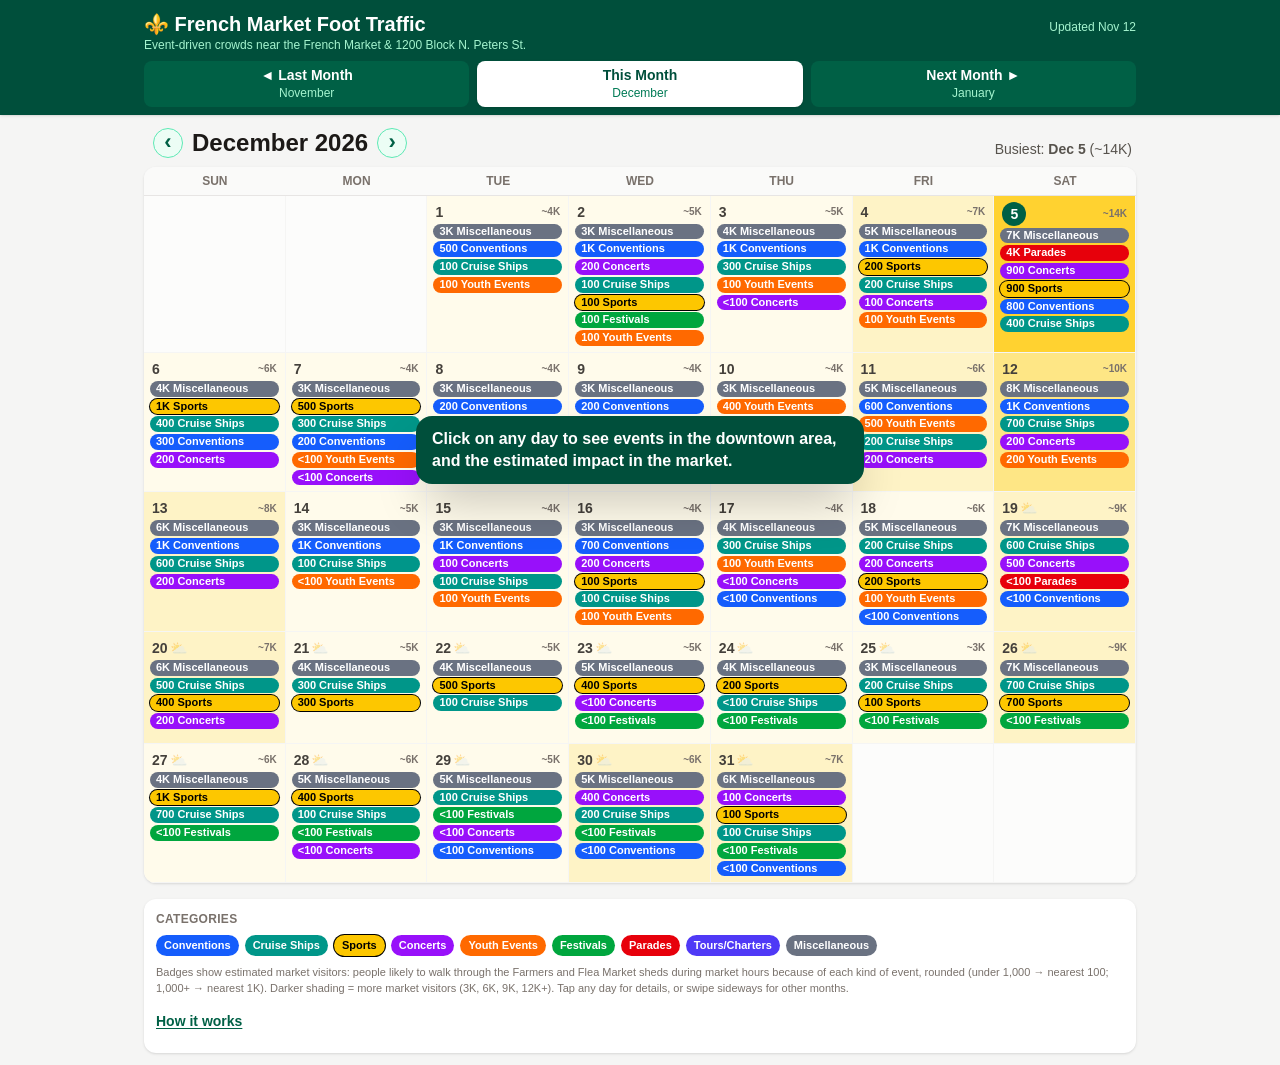
<file: index.html>
<!doctype html>
<html lang="en">
<head>
  <meta charset="utf-8">
  <!-- What the page may load and contact. Add a service here before the app uses it (README, "Security"). -->
  <meta http-equiv="Content-Security-Policy" content="default-src 'self'; script-src 'self'; style-src 'self' 'unsafe-inline'; img-src 'self' data:; font-src 'self'; connect-src 'self' https://api.open-meteo.com https://archive-api.open-meteo.com https://api.weather.gov https://docs.google.com https://*.googleusercontent.com; object-src 'none'; base-uri 'self'; form-action 'self'">
  <meta name="viewport" content="width=device-width, initial-scale=1">
  <title>French Market Foot Traffic</title>
  <meta name="description" content="Calendar of events expected to drive foot traffic to the New Orleans French Market and the 1200 block of N. Peters St.">
  <link rel="icon" href="data:image/svg+xml,<svg xmlns='http://www.w3.org/2000/svg' viewBox='0 0 100 100'><text y='.9em' font-size='90'>⚜️</text></svg>">
  <style>
    body { -webkit-tap-highlight-color: transparent; }
    .day-cell:focus-visible { outline: 2px solid #1e3a8a; outline-offset: -2px; }
    @keyframes tour-ripple { from { transform: scale(.3); opacity: .9; } to { transform: scale(2.4); opacity: 0; } }
    .tour-ripple { animation: tour-ripple 550ms ease-out forwards; }
    /* The tutorial's pointing hand presses down on the day it taps */
    @keyframes tour-press { 0% { transform: scale(1); } 45% { transform: scale(.86); } 100% { transform: scale(1); } }
    .tour-press { animation: tour-press 500ms ease-in-out; }
    /* ‹ and › beside the month's name (app.js): one month back or forward. A 40 px tap area around a smaller
       circle; the negative margin keeps the title line its usual height. */
    .month-step { flex: none; display: inline-flex; align-items: center; justify-content: center; width: 40px; height: 40px; margin: -4px 0; padding: 0; border-radius: 9999px; color: var(--color-emerald-800); cursor: pointer; }
    .month-step > span { display: inline-flex; align-items: center; justify-content: center; width: 30px; height: 30px; padding-bottom: 2px; border-radius: 9999px; border: 1px solid var(--color-emerald-300); background: var(--color-emerald-50); font-size: 22px; font-weight: 700; line-height: 1; }
    .month-step:hover > span { background: var(--color-emerald-100); }
    .month-step:disabled { cursor: default; color: var(--color-stone-300); }
    .month-step:disabled > span { border-color: var(--color-stone-200); background: var(--color-stone-50); }
    .month-step:focus-visible { outline: 2px solid #1e3a8a; outline-offset: -2px; }

    /* Phones: the whole page fits on one screen (body.fit is set by app.js on phone-width screens, and
       removed again if the screen is too short for it). Nothing is dropped; text and spacing get smaller. */
    .b-one, .more-top { display: none; }
    @media (max-width: 639.98px) {
      /* Height = the visible screen with the address bar showing, measured by app.js (--app-h); 100svh/100vh only
         until then. Page scrolling and the phone's swipe gestures are left alone, so a swipe down still brings
         back a hidden address bar. */
      body.fit { height: 100vh; height: 100svh; height: var(--app-h, 100svh); min-height: 0; display: flex; flex-direction: column; }
      body.fit > header { flex: none; position: relative; } /* nothing scrolls under it in this layout */
      body.fit > header > div { padding-top: 6px; padding-bottom: 6px; }
      body.fit > header h1 { font-size: 15px; }
      body.fit > header p { font-size: 9.5px; line-height: 1.25; }
      body.fit > header nav { margin-top: 5px; }
      body.fit .month-btn { min-height: 40px; padding-top: 3px; padding-bottom: 3px; font-size: 11.5px; } /* 40 px: easy to tap */
      body.fit .month-btn span { font-size: 10px; }
      body.fit > main { flex: 1 1 auto; min-height: 0; width: 100%; display: flex; flex-direction: column; padding-top: 5px; padding-bottom: 5px; }
      body.fit > main > div:first-child { margin-bottom: 3px; }
      body.fit #month-title { font-size: 16px; line-height: 1.2; }
      body.fit #month-total { font-size: 10.5px; }
      /* A 34 × 40 px tap area that takes up only its 20 px circle, so the line fits 320 px wide screens */
      body.fit .month-step { width: 34px; margin: -11px -7px; }
      body.fit .month-step > span { width: 20px; height: 20px; padding-bottom: 1px; font-size: 16px; }
      body.fit main > div:first-child > div { gap: 2px; }
      body.fit #calendar { flex: 1 1 auto; min-height: 0; display: flex; flex-direction: column; }
      body.fit .cal-weekdays { flex: none; font-size: 8.5px; }
      body.fit .cal-weekdays > div { padding-top: 1px; padding-bottom: 1px; }
      body.fit .cal-days { flex: 1 1 auto; min-height: 0; grid-template-rows: repeat(var(--weeks, 6), minmax(0, 1fr)); }
      body.fit .cal-days > * { min-height: 0; }
      body.fit .day-cell { contain: size layout; overflow: hidden; padding: 1px 2px; gap: 1px; }
      /* Categories key: chips, note and links squeezed together; the links sit on the heading's line */
      body.fit main > section { flex: none; position: relative; margin-top: 5px; padding: 5px 8px 6px; }
      body.fit main > section h3 { font-size: 9px; line-height: 16px; margin-bottom: 3px; }
      body.fit #legend { gap: 3px; }
      body.fit #legend > span { font-size: 9px; padding: 0 5px; }
      body.fit #legend-note { font-size: 8.5px; line-height: 1.25; margin-top: 3px; }
      body.fit main > section > div:last-child { position: absolute; top: 3px; right: 8px; margin: 0; column-gap: 14px; }
      /* The links look small but keep a 40 px tall tap area (it reaches past the text without moving anything) */
      body.fit main > section > div:last-child button { min-height: 40px; margin: -7px 0 -13px; padding-bottom: 6px; font-size: 11px; }
    }
    /* Inside the day squares (phones, body.fit). app.js shows as many badges as fit in each square (the rest
       count toward "+N more") and picks one badge size for the month: two-line badges, or #calendar.tier-one
       (one-line, "3K Misc"), or .tier-one.tier-tiny (smaller text, "+N" beside the date).
       Badge text shrinks just enough for its own letters ("--chars") to fit the square's width (--cell-w, from app.js). */
    body.fit .day-cell .badge { display: flex; }
    /* app.js grows the badges and dates (--badge-grow, --date-grow) and the rest of the page (--page-grow) to use
       the room the month leaves; text never grows wider than its square */
    body.fit .day-cell > div:first-child { zoom: var(--date-grow, 1); }
    body.fit > header > div, body.fit > main > div:first-child, body.fit .cal-weekdays, body.fit main > section { zoom: var(--page-grow, 1); }
    body.fit .day-cell .b-num { font-size: min(calc(10px * var(--badge-grow, 1)), calc((var(--cell-w, 48px) - 5px) / (var(--chars, 3) * 0.62))); }
    body.fit .day-cell .b-lbl { font-size: min(calc(8px * var(--badge-grow, 1)), calc((var(--cell-w, 48px) - 5px) / (var(--chars, 4) * 0.6))); }
    body.fit .day-cell .badge.fit-hide, body.fit .day-cell .more-bottom, body.fit .day-cell .more-top { display: none; }
    body.fit #calendar:not(.tier-tiny) .day-cell .more-bottom.fit-show { display: block; }
    body.fit .tier-one .day-cell .b-num, body.fit .tier-one .day-cell .b-lbl { display: none; }
    body.fit .tier-one .day-cell .b-one { display: block; font-size: min(calc(9px * var(--badge-grow, 1)), calc((var(--cell-w, 48px) - 5px) / (var(--chars, 8) * 0.6))); line-height: 1.22em; white-space: nowrap; overflow: hidden; max-width: 100%; letter-spacing: -0.01em; }
    body.fit .tier-one .day-cell > div:first-child { line-height: 13px; }
    /* Today's circle fits the 11 px date line, and badges lose their 1 px top/bottom padding */
    body.fit .tier-tiny .day-cell > div:first-child { font-size: 9.5px; line-height: 11px; height: 11px; }
    body.fit .tier-tiny .day-cell > div:first-child span { font-size: 9.5px; }
    body.fit .tier-tiny .day-cell > div:first-child .rounded-full { width: 12px; height: 11px; }
    body.fit .tier-tiny .day-cell .badge { padding-top: 0; padding-bottom: 0; }
    body.fit .tier-tiny .day-cell .b-one { font-size: min(calc(8px * var(--badge-grow, 1)), calc((var(--cell-w, 48px) - 5px) / (var(--chars, 8) * 0.6))); line-height: 1.19em; }
    body.fit .tier-tiny .day-cell .more-top.fit-show { display: inline; font-size: 9px; }
    /* A day's details: app.js (fitModal) shrinks the window evenly (--dd) when the folded events don't fit on the
       screen at full size; the close button keeps its size */
    #modal .max-w-lg { zoom: var(--dd, 1); }
    #modal-close { zoom: calc(1 / var(--dd, 1)); }
    /* The "Methodology" link keeps a 40 px tall tap area however much the window shrinks */
    #modal details details > summary { min-height: calc(40px / var(--dd, 1)); }
  </style>
  <link rel="stylesheet" href="assets/site.css?v=2026-11-20a"><!-- prebuilt Tailwind CSS: see README, "Security" -->
</head>
<body class="bg-stone-100 text-stone-900 min-h-screen antialiased">

  <header class="bg-emerald-900 text-white sticky top-0 z-40 shadow">
    <div class="max-w-5xl mx-auto px-3 sm:px-4 pt-3 pb-2">
      <div class="flex items-baseline justify-between gap-2">
        <h1 class="text-base sm:text-xl font-bold leading-tight">⚜️ French Market Foot Traffic</h1>
        <span id="updated" class="shrink-0 text-[10px] sm:text-xs text-emerald-200 text-right"></span>
      </div>
      <p class="text-[11px] sm:text-xs text-emerald-200">Event-driven crowds near the French Market &amp; 1200 Block N. Peters St.</p>

      <nav class="mt-2 grid grid-cols-3 gap-1.5 sm:gap-2" aria-label="Month">
        <button data-offset="-1" class="month-btn rounded-lg py-2 px-1 text-xs sm:text-sm font-semibold">◄ Last Month</button>
        <button data-offset="0"  class="month-btn rounded-lg py-2 px-1 text-xs sm:text-sm font-semibold">This Month</button>
        <button data-offset="1"  class="month-btn rounded-lg py-2 px-1 text-xs sm:text-sm font-semibold">Next Month ►</button>
      </nav>
    </div>
  </header>

  <main class="max-w-5xl mx-auto px-2 sm:px-4 py-3">
    <div class="flex items-end justify-between mb-2 px-1">
      <div class="flex items-center gap-1 min-w-0">
        <button id="month-prev" type="button" class="month-step" aria-label="Earlier month"><span aria-hidden="true">‹</span></button>
        <h2 id="month-title" class="text-xl sm:text-2xl font-bold"></h2>
        <button id="month-next" type="button" class="month-step" aria-label="Later month"><span aria-hidden="true">›</span></button>
      </div>
      <span id="month-total" class="text-xs sm:text-sm text-stone-600"></span>
    </div>

    <div id="sample-banner" class="hidden mb-2 rounded-lg border border-amber-300 bg-amber-50 text-amber-900 text-xs sm:text-sm px-3 py-2">
      <strong>Sample data.</strong> These events are placeholders for demonstration and have not been audited. Replace this month's file with verified data before sharing.
    </div>

    <div id="issue-banner" class="hidden mb-2"></div>

    <div id="pick-banner" class="hidden sticky top-[7.5rem] sm:top-32 z-30 mb-2 flex items-center justify-between gap-3 rounded-xl bg-emerald-900 text-white px-3 py-2 shadow-lg">
      <p class="text-sm font-semibold">Tap the most recent day you worked. <span class="font-normal text-emerald-200">(Or any earlier day: ‹ goes back a month. ✓ = reported; tap it to change your answer.)</span></p>
      <button id="pick-cancel" type="button" class="shrink-0 min-h-10 rounded-lg bg-white/15 hover:bg-white/25 px-3 text-sm font-semibold">Cancel</button>
    </div>

    <div id="calendar" class="bg-white rounded-xl shadow-sm overflow-hidden"></div>

    <section class="mt-4 bg-white rounded-xl shadow-sm p-3" aria-label="Legend">
      <h3 class="text-xs font-semibold uppercase tracking-wide text-stone-500 mb-2">Categories</h3>
      <div id="legend" class="flex flex-wrap gap-1.5"></div>
      <p id="legend-note" class="text-[11px] text-stone-500 mt-2">
        Badges show estimated attendance for that day, rounded (under 1,000 → nearest 100; 1,000+ → nearest 1K).
        Darker day shading = bigger total crowd. Tap any day for details.
      </p>
      <div class="mt-1 flex flex-wrap gap-x-5">
        <button id="how-it-works" type="button" class="min-h-10 text-sm font-semibold text-emerald-800 underline underline-offset-2">How it works</button>
        <button id="your-days-link" type="button" class="hidden min-h-10 text-sm font-semibold text-emerald-800 underline underline-offset-2">Your days</button>
      </div>
    </section>
  </main>

  <!-- Drill-down modal -->
  <div id="modal" class="hidden fixed inset-0 z-50 overflow-y-auto" role="dialog" aria-modal="true" aria-labelledby="modal-title">
    <div id="modal-backdrop" class="fixed inset-0 bg-black/50"></div>
    <div class="relative min-h-full flex items-start sm:items-center justify-center p-2 sm:p-6">
      <div class="relative w-full max-w-lg bg-white rounded-2xl shadow-xl">
        <div class="sticky top-0 bg-white rounded-t-2xl border-b border-stone-200 px-4 py-3 pr-14">
          <h2 id="modal-title" class="text-lg font-bold leading-snug"></h2>
          <p id="modal-total" class="text-sm text-stone-600"></p>
          <p id="modal-downtown" class="hidden text-sm text-stone-600"></p>
          <p id="modal-occupancy" class="hidden text-sm text-stone-600"></p>
          <p id="modal-weather" class="hidden text-sm text-stone-600"></p>
          <button id="modal-close" aria-label="Close"
            class="absolute top-2 right-2 h-10 w-10 rounded-full bg-stone-100 hover:bg-stone-200 text-stone-800 text-2xl leading-none font-bold flex items-center justify-center">×</button>
        </div>
        <div id="modal-body" class="p-3 sm:p-4 space-y-3"></div>
      </div>
    </div>
  </div>

  <!-- Weather window (opened from a day's details) -->
  <div id="weather-modal" class="hidden fixed inset-0 z-[60] overflow-y-auto" role="dialog" aria-modal="true" aria-labelledby="weather-title">
    <div class="fixed inset-0 bg-black/40" data-weather-close></div>
    <div class="relative min-h-full flex items-end sm:items-center justify-center p-2 sm:p-6" data-weather-close>
      <div class="relative w-full max-w-sm bg-white rounded-2xl shadow-xl p-4 pr-4">
        <h2 id="weather-title" class="text-base font-bold leading-snug pr-12"></h2>
        <button id="weather-close" aria-label="Close weather"
          class="absolute top-2 right-2 h-10 w-10 rounded-full bg-stone-100 hover:bg-stone-200 text-stone-800 text-2xl leading-none font-bold flex items-center justify-center">×</button>
        <div id="weather-body" class="mt-2"></div>
      </div>
    </div>
  </div>

  <!-- Vendor check-in window -->
  <div id="checkin-modal" class="hidden fixed inset-0 z-[65] overflow-y-auto" role="dialog" aria-modal="true" aria-label="Vendor check-in">
    <div class="fixed inset-0 bg-black/50" data-checkin-backdrop></div>
    <div class="relative min-h-full flex items-end sm:items-center justify-center p-2 sm:p-6 pointer-events-none">
      <div class="relative w-full max-w-md bg-white rounded-2xl shadow-xl p-4 pointer-events-auto">
        <button type="button" data-checkin-close aria-label="Close"
          class="absolute top-2 right-2 h-10 w-10 rounded-full bg-stone-100 hover:bg-stone-200 text-stone-800 text-2xl leading-none font-bold flex items-center justify-center">×</button>
        <div data-checkin-body></div>
      </div>
    </div>
  </div>

  <script src="assets/shared.js?v=2026-11-20a"></script>
  <script src="assets/weather.js?v=2026-11-20a"></script>
  <script src="assets/app.js?v=2026-11-20a"></script>
  <script src="assets/tour.js?v=2026-11-20a"></script>
  <script src="assets/checkin.js?v=2026-11-20a"></script>
</body>
</html>
</file>
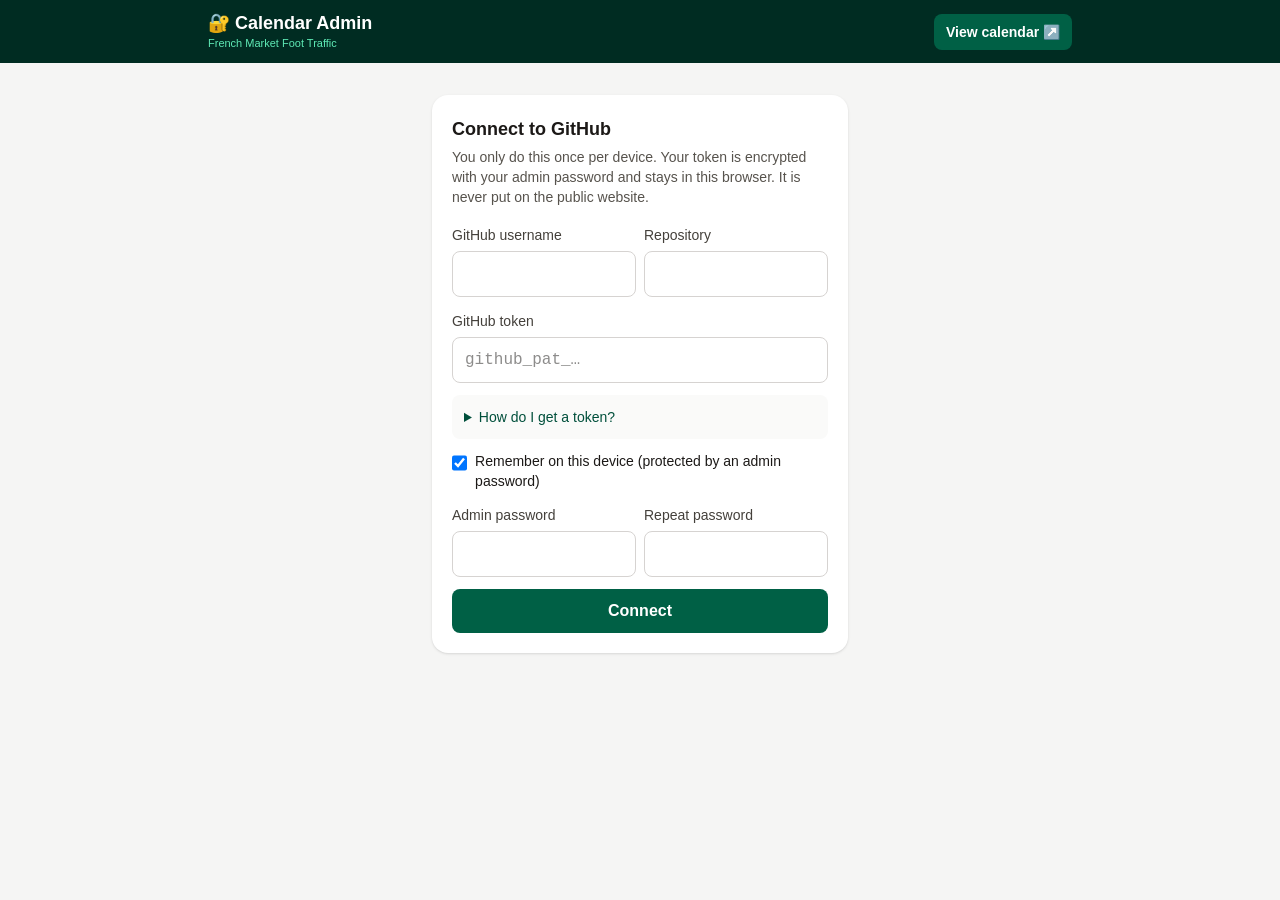
<file: admin/index.html>
<!doctype html>
<html lang="en">
<head>
  <meta charset="utf-8">
  <!-- What the page may load and contact. Add a service here before the app uses it (README, "Security"). -->
  <meta http-equiv="Content-Security-Policy" content="default-src 'self'; script-src 'self'; style-src 'self' 'unsafe-inline'; img-src 'self' data:; font-src 'self'; connect-src 'self' https://api.github.com; object-src 'none'; base-uri 'self'; form-action 'self'">
  <script src="../assets/frame-guard.js?v=2026-11-20a"></script>
  <meta name="viewport" content="width=device-width, initial-scale=1">
  <meta name="robots" content="noindex, nofollow">
  <title>Calendar Admin</title>
  <link rel="icon" href="data:image/svg+xml,<svg xmlns='http://www.w3.org/2000/svg' viewBox='0 0 100 100'><text y='.9em' font-size='90'>🔐</text></svg>">
  <style>
    body { -webkit-tap-highlight-color: transparent; }
    .drop-active { outline: 3px dashed #047857; outline-offset: -6px; background: #ecfdf5; }
  </style>
  <link rel="stylesheet" href="../assets/site.css?v=2026-11-20a"><!-- prebuilt Tailwind CSS: see README, "Security" -->
</head>
<body class="bg-stone-100 text-stone-900 min-h-screen antialiased pb-28">

  <header class="bg-emerald-950 text-white">
    <div class="max-w-4xl mx-auto px-4 py-3 flex items-center justify-between gap-3">
      <div class="min-w-0">
        <h1 class="text-base sm:text-lg font-bold leading-tight">🔐 Calendar Admin</h1>
        <p id="repo-label" class="text-[11px] text-emerald-300 truncate">French Market Foot Traffic</p>
      </div>
      <div class="flex items-center gap-2 shrink-0">
        <a href="../" target="_blank" rel="noopener" class="text-xs sm:text-sm rounded-lg bg-emerald-800 hover:bg-emerald-700 px-3 py-2 font-semibold">View calendar ↗</a>
        <button id="lock-btn" class="hidden text-xs sm:text-sm rounded-lg bg-white/10 hover:bg-white/20 px-3 py-2 font-semibold">Lock</button>
      </div>
    </div>
  </header>

  <!-- ============ Login / setup ============ -->
  <main id="login-view" class="max-w-md mx-auto px-4 py-8 hidden">
    <section id="unlock-panel" class="hidden bg-white rounded-2xl shadow-sm p-5 space-y-4">
      <h2 class="text-lg font-bold">Admin login</h2>
      <form id="unlock-form" class="space-y-3">
        <label class="block">
          <span class="text-sm font-medium text-stone-700">Admin password</span>
          <input id="unlock-password" type="password" autocomplete="current-password" required
            class="mt-1 w-full border border-stone-300 rounded-lg px-3 py-2.5 text-base">
        </label>
        <p id="unlock-error" class="hidden text-sm text-red-700"></p>
        <button class="w-full rounded-lg bg-emerald-800 hover:bg-emerald-700 text-white font-semibold py-2.5">Log in</button>
      </form>
      <div class="text-xs text-stone-500 flex flex-wrap gap-x-4 gap-y-1 pt-1">
        <button id="show-setup" class="underline">Use a different GitHub token</button>
        <button id="forget-device" class="underline text-red-700">Forget this device</button>
      </div>
    </section>

    <section id="setup-panel" class="hidden bg-white rounded-2xl shadow-sm p-5 space-y-4">
      <div>
        <h2 class="text-lg font-bold">Connect to GitHub</h2>
        <p class="text-sm text-stone-600 mt-1">You only do this once per device. Your token is encrypted with your admin password and stays in this browser. It is never put on the public website.</p>
      </div>
      <form id="setup-form" class="space-y-3">
        <div class="grid grid-cols-2 gap-2">
          <label class="block">
            <span class="text-sm font-medium text-stone-700">GitHub username</span>
            <input id="setup-owner" required class="mt-1 w-full border border-stone-300 rounded-lg px-3 py-2.5 text-base">
          </label>
          <label class="block">
            <span class="text-sm font-medium text-stone-700">Repository</span>
            <input id="setup-repo" required class="mt-1 w-full border border-stone-300 rounded-lg px-3 py-2.5 text-base">
          </label>
        </div>
        <label class="block">
          <span class="text-sm font-medium text-stone-700">GitHub token</span>
          <input id="setup-token" type="password" required autocomplete="off" placeholder="github_pat_…"
            class="mt-1 w-full border border-stone-300 rounded-lg px-3 py-2.5 text-base font-mono">
        </label>
        <details class="text-sm text-stone-600 bg-stone-50 rounded-lg p-3">
          <summary class="font-medium text-emerald-900 cursor-pointer">How do I get a token?</summary>
          <ol class="list-decimal ml-5 mt-2 space-y-1">
            <li>On GitHub (signed in), open <a class="underline text-emerald-800" href="https://github.com/settings/personal-access-tokens/new" target="_blank" rel="noopener">Settings → Developer settings → Fine-grained tokens → Generate new token</a>.</li>
            <li>Name: <em>Calendar admin</em>. Expiration: the longest option offered.</li>
            <li>Repository access: <strong>Only select repositories</strong> → pick your calendar repository.</li>
            <li>Permissions → Repository permissions → <strong>Contents: Read and write</strong>. Leave everything else as is.</li>
            <li>Click <strong>Generate token</strong>, copy it, and paste it above.</li>
          </ol>
        </details>
        <label class="flex items-start gap-2 text-sm">
          <input id="setup-remember" type="checkbox" checked class="mt-1 h-4 w-4">
          <span>Remember on this device (protected by an admin password)</span>
        </label>
        <div id="password-fields" class="grid grid-cols-2 gap-2">
          <label class="block">
            <span class="text-sm font-medium text-stone-700">Admin password</span>
            <input id="setup-password" type="password" autocomplete="new-password" minlength="6"
              class="mt-1 w-full border border-stone-300 rounded-lg px-3 py-2.5 text-base">
          </label>
          <label class="block">
            <span class="text-sm font-medium text-stone-700">Repeat password</span>
            <input id="setup-password2" type="password" autocomplete="new-password"
              class="mt-1 w-full border border-stone-300 rounded-lg px-3 py-2.5 text-base">
          </label>
        </div>
        <p id="setup-error" class="hidden text-sm text-red-700"></p>
        <button id="setup-submit" class="w-full rounded-lg bg-emerald-800 hover:bg-emerald-700 text-white font-semibold py-2.5">Connect</button>
      </form>
    </section>
  </main>

  <!-- ============ Admin app ============ -->
  <main id="app-view" class="max-w-4xl mx-auto px-3 sm:px-4 py-4 hidden">
    <div class="flex items-center justify-between gap-2 mb-3">
      <nav class="inline-flex rounded-xl bg-stone-200 p-1" role="tablist">
        <button data-tab="events" class="tab-btn rounded-lg px-3 sm:px-4 py-2 text-sm font-semibold">Events</button>
        <button data-tab="import" class="tab-btn rounded-lg px-3 sm:px-4 py-2 text-sm font-semibold">Import / Paste</button>
      </nav>
      <button id="reload-btn" class="text-xs text-stone-600 underline">Reload from GitHub</button>
    </div>
    <p id="load-status" class="text-xs text-stone-500 mb-3"></p>

    <!-- Events tab -->
    <section id="tab-events" class="space-y-3">
      <div class="bg-white rounded-xl shadow-sm p-3 flex flex-col sm:flex-row gap-2">
        <select id="month-filter" class="border border-stone-300 rounded-lg px-3 py-2 text-base sm:w-56"></select>
        <input id="search" type="search" placeholder="Search events…" class="flex-1 border border-stone-300 rounded-lg px-3 py-2 text-base">
        <button id="add-btn" class="rounded-lg bg-emerald-800 hover:bg-emerald-700 text-white font-semibold px-4 py-2 whitespace-nowrap">+ Add event</button>
      </div>
      <div class="flex items-center justify-between gap-2 px-1 text-sm">
        <label class="flex items-center gap-2"><input id="select-all" type="checkbox" class="h-4 w-4"> <span id="shown-count" class="text-stone-600"></span></label>
        <button id="delete-selected" class="hidden rounded-lg bg-red-600 hover:bg-red-700 text-white font-semibold px-3 py-1.5 text-sm"></button>
      </div>
      <div id="event-list" class="space-y-2"></div>
    </section>

    <!-- Import tab -->
    <section id="tab-import" class="space-y-3 hidden">
      <div class="bg-white rounded-xl shadow-sm p-4 space-y-3">
        <label id="drop-zone" for="file-input"
          class="block cursor-pointer rounded-xl border-2 border-dashed border-stone-300 hover:border-emerald-600 p-6 text-center transition">
          <div class="text-3xl">📄</div>
          <p class="font-semibold mt-1">Drop a file here, or tap to choose</p>
          <p class="text-xs text-stone-500 mt-1">Excel (.xlsx), CSV, JSON, or text files</p>
          <p id="file-name" class="text-sm text-emerald-800 font-medium mt-2"></p>
        </label>
        <input id="file-input" type="file" class="hidden" accept=".csv,.tsv,.txt,.json,.xlsx,.xls,.xlsm,.ods,text/*,application/json">
        <div>
          <label for="paste-box" class="text-sm font-medium text-stone-700">…or paste or type events (one per line, or copied straight from a spreadsheet)</label>
          <textarea id="paste-box" rows="7" class="mt-1 w-full border border-stone-300 rounded-lg p-2.5 text-sm font-mono"
            placeholder="Oct 18 | Saints vs Falcons | Sports | 70,000 | Caesars Superdome | 9am-11:30am
Oct 16-18 Dental Association Annual Meeting 12K at Morial Convention Center 5-8pm
10/24 Krewe of BOO parade 25,000 people 5:30-9pm"></textarea>
        </div>
        <div class="flex flex-wrap items-end gap-3">
          <label class="text-sm">
            <span class="text-stone-700">Year for dates without a year</span>
            <input id="default-year" type="number" min="2000" max="2100" class="block mt-1 w-28 border border-stone-300 rounded-lg px-3 py-2">
          </label>
          <button id="read-btn" class="rounded-lg bg-stone-800 hover:bg-stone-700 text-white font-semibold px-4 py-2">Check data</button>
          <button id="clear-import" class="text-sm text-stone-600 underline">Clear</button>
        </div>
      </div>

      <div id="import-results" class="hidden bg-white rounded-xl shadow-sm p-4 space-y-3">
        <div id="import-summary" class="text-sm"></div>
        <div id="import-rows" class="space-y-2"></div>
        <fieldset class="space-y-2 border-t border-stone-200 pt-3">
          <legend class="text-sm font-semibold mb-1">How should these be added?</legend>
          <label class="flex items-start gap-2 text-sm"><input type="radio" name="import-mode" value="replace" checked class="mt-1">
            <span><strong>Replace</strong> <span id="import-replace-what"></span> with this data <span class="text-stone-500">(best for a full month's list)</span></span></label>
          <label class="flex items-start gap-2 text-sm"><input type="radio" name="import-mode" value="add" class="mt-1">
            <span><strong>Add</strong> to the events already there <span class="text-stone-500">(exact duplicates are skipped)</span><span id="import-add-occ" class="hidden text-stone-500">. Hotel occupancy figures are set for the dates listed, overwriting any already there.</span></span></label>
        </fieldset>
        <p id="import-skip-note" class="hidden rounded-lg bg-red-50 border border-red-300 text-red-800 text-sm px-3 py-2"></p>
        <button id="import-publish" class="w-full rounded-xl bg-emerald-700 hover:bg-emerald-600 text-white font-bold py-3 text-base disabled:opacity-40">Update Dashboard</button>
      </div>
    </section>
  </main>

  <!-- Unsaved-changes bar -->
  <div id="publish-bar" class="hidden fixed bottom-0 inset-x-0 z-40 bg-white border-t border-stone-300 shadow-[0_-4px_12px_rgba(0,0,0,0.08)]">
    <div class="max-w-4xl mx-auto px-3 sm:px-4 py-3 flex items-center justify-between gap-2">
      <span id="change-count" class="text-sm font-semibold"></span>
      <div class="flex gap-2">
        <button id="discard-btn" class="rounded-lg bg-stone-200 hover:bg-stone-300 px-3 py-2 text-sm font-semibold">Discard</button>
        <button id="publish-btn" class="rounded-lg bg-emerald-700 hover:bg-emerald-600 text-white px-4 py-2 text-sm font-bold">Update Dashboard</button>
      </div>
    </div>
  </div>

  <!-- Event form modal -->
  <div id="form-modal" class="hidden fixed inset-0 z-50 overflow-y-auto" role="dialog" aria-modal="true" aria-labelledby="form-title">
    <div class="fixed inset-0 bg-black/50" data-close></div>
    <div class="relative min-h-full flex items-start sm:items-center justify-center p-2 sm:p-6" data-close>
      <form id="event-form" class="relative w-full max-w-lg bg-white rounded-2xl shadow-xl" novalidate>
        <div class="sticky top-0 z-10 bg-white rounded-t-2xl border-b border-stone-200 px-4 py-3 pr-14">
          <h2 id="form-title" class="text-lg font-bold">Add event</h2>
          <button type="button" data-close aria-label="Close" class="absolute top-2 right-2 h-10 w-10 rounded-full bg-stone-100 hover:bg-stone-200 text-2xl font-bold">×</button>
        </div>
        <div class="p-4 space-y-3">
          <label class="block"><span class="text-sm font-medium">Event title *</span>
            <input name="title" class="mt-1 w-full border border-stone-300 rounded-lg px-3 py-2 text-base"></label>
          <label class="block"><span class="text-sm font-medium">Category *</span>
            <select name="category" class="mt-1 w-full border border-stone-300 rounded-lg px-3 py-2 text-base"></select></label>
          <div class="grid grid-cols-2 gap-2">
            <label class="block"><span class="text-sm font-medium">Start date *</span>
              <input name="startDate" type="date" class="mt-1 w-full border border-stone-300 rounded-lg px-3 py-2 text-base"></label>
            <label class="block"><span class="text-sm font-medium">End date</span>
              <input name="endDate" type="date" class="mt-1 w-full border border-stone-300 rounded-lg px-3 py-2 text-base"></label>
          </div>
          <label class="block"><span class="text-sm font-medium">Total attendance *</span>
            <input name="totalAttendance" inputmode="numeric" placeholder="e.g. 35,000 or 35K" class="mt-1 w-full border border-stone-300 rounded-lg px-3 py-2 text-base"></label>
          <div id="daily-wrap" class="hidden rounded-lg bg-stone-50 p-3">
            <p class="text-sm font-medium">Attendance by day <span class="font-normal text-stone-500">(optional; blank = total split evenly)</span></p>
            <div id="daily-inputs" class="grid grid-cols-2 sm:grid-cols-3 gap-2 mt-2"></div>
          </div>
          <label class="block"><span class="text-sm font-medium">Estimated market visitors</span>
            <span class="block text-xs text-stone-500">People likely to walk through the sheds during market hours because of this event. Blank = not given; 0 = none.</span>
            <input name="marketVisitors" inputmode="numeric" placeholder="e.g. 718" class="mt-1 w-full border border-stone-300 rounded-lg px-3 py-2 text-base"></label>
          <div id="mv-daily-wrap" class="hidden rounded-lg bg-emerald-50 p-3">
            <p class="text-sm font-medium">Market visitors by day <span class="font-normal text-stone-500">(optional; the total becomes their sum; blank = total split evenly; 0 = not shown that day)</span></p>
            <div id="mv-daily-inputs" class="grid grid-cols-2 sm:grid-cols-3 gap-2 mt-2"></div>
          </div>
          <label class="block"><span class="text-sm font-medium">French Market impact window</span>
            <input name="impactWindow" placeholder="10:30 AM – 1:30 PM" class="mt-1 w-full border border-stone-300 rounded-lg px-3 py-2 text-base"></label>
          <label class="block"><span class="text-sm font-medium">Location</span>
            <input name="location" placeholder="Caesars Superdome" class="mt-1 w-full border border-stone-300 rounded-lg px-3 py-2 text-base"></label>
          <label class="block"><span class="text-sm font-medium">Proximity tag</span>
            <input name="proximity" list="proximity-options" placeholder="Direct Market Proximity (1200 Block N. Peters)" class="mt-1 w-full border border-stone-300 rounded-lg px-3 py-2 text-base"></label>
          <datalist id="proximity-options"></datalist>
          <label class="block"><span class="text-sm font-medium">Listing type</span>
            <select name="listingType" class="mt-1 w-full border border-stone-300 rounded-lg px-3 py-2 text-base">
              <option value="">Event or show</option>
              <option value="visitors">Visitors (everyday visitors, locals, holiday visitors): no event totals</option>
            </select></label>
          <label class="block"><span class="text-sm font-medium">Who's coming <span class="font-normal text-stone-500">(crowd profile; separate groups with •)</span></span>
            <textarea name="whosComing" rows="2" class="mt-1 w-full border border-stone-300 rounded-lg px-3 py-2 text-base"></textarea></label>
          <label class="block"><span class="text-sm font-medium">Notes</span>
            <textarea name="notes" rows="2" class="mt-1 w-full border border-stone-300 rounded-lg px-3 py-2 text-base"></textarea></label>
          <label class="block"><span class="text-sm font-medium">Sources <span class="font-normal text-stone-500">(separate with ;)</span></span>
            <input name="sources" class="mt-1 w-full border border-stone-300 rounded-lg px-3 py-2 text-base"></label>
          <div id="form-errors" class="hidden rounded-lg bg-red-50 text-red-800 text-sm p-3"></div>
        </div>
        <div class="sticky bottom-0 bg-white rounded-b-2xl border-t border-stone-200 px-4 py-3 flex justify-end gap-2">
          <button type="button" data-close class="rounded-lg bg-stone-200 hover:bg-stone-300 px-4 py-2 font-semibold">Cancel</button>
          <button type="submit" class="rounded-lg bg-emerald-800 hover:bg-emerald-700 text-white px-4 py-2 font-semibold">Save</button>
        </div>
      </form>
    </div>
  </div>

  <!-- Busy overlay -->
  <div id="busy" class="hidden fixed inset-0 z-[60] bg-black/40 flex items-center justify-center p-4">
    <div class="bg-white rounded-2xl shadow-xl px-6 py-5 text-center max-w-sm">
      <div class="mx-auto h-8 w-8 rounded-full border-4 border-emerald-700 border-t-transparent animate-spin"></div>
      <p id="busy-text" class="mt-3 font-semibold">Working…</p>
    </div>
  </div>

  <!-- Toast -->
  <div id="toast" class="hidden fixed inset-x-3 mx-auto bottom-24 z-[70] max-w-md rounded-xl px-4 py-3 text-sm font-medium shadow-lg"></div>

  <script src="../assets/shared.js?v=2026-11-20a"></script>
  <script src="../assets/importer.js?v=2026-11-20a"></script>
  <script src="../assets/admin.js?v=2026-11-20a"></script>
</body>
</html>
</file>
<file: assets/site.css>
/*! tailwindcss v4.3.4 | MIT License | https://tailwindcss.com */
@layer properties{@supports (((-webkit-hyphens:none)) and (not (margin-trim:block))) or ((-moz-orient:inline) and (not (color:rgb(from red r g b)))){*,:before,:after,::backdrop{--tw-rotate-x:initial;--tw-rotate-y:initial;--tw-rotate-z:initial;--tw-skew-x:initial;--tw-skew-y:initial;--tw-space-y-reverse:0;--tw-border-style:solid;--tw-leading:initial;--tw-font-weight:initial;--tw-tracking:initial;--tw-shadow:0 0 #0000;--tw-shadow-color:initial;--tw-shadow-alpha:100%;--tw-inset-shadow:0 0 #0000;--tw-inset-shadow-color:initial;--tw-inset-shadow-alpha:100%;--tw-ring-color:initial;--tw-ring-shadow:0 0 #0000;--tw-inset-ring-color:initial;--tw-inset-ring-shadow:0 0 #0000;--tw-ring-inset:initial;--tw-ring-offset-width:0px;--tw-ring-offset-color:#fff;--tw-ring-offset-shadow:0 0 #0000;--tw-outline-style:solid;--tw-blur:initial;--tw-brightness:initial;--tw-contrast:initial;--tw-grayscale:initial;--tw-hue-rotate:initial;--tw-invert:initial;--tw-opacity:initial;--tw-saturate:initial;--tw-sepia:initial;--tw-drop-shadow:initial;--tw-drop-shadow-color:initial;--tw-drop-shadow-alpha:100%;--tw-drop-shadow-size:initial;--tw-duration:initial;--tw-ease:initial}}}@layer theme{:root,:host{--font-sans:-apple-system, BlinkMacSystemFont, "Segoe UI", Roboto, "Helvetica Neue", "Noto Sans", Arial, sans-serif, "Apple Color Emoji", "Segoe UI Emoji", "Segoe UI Symbol", "Noto Color Emoji";--font-mono:ui-monospace, SFMono-Regular, Menlo, Monaco, Consolas, "Liberation Mono", "Courier New", monospace;--color-red-50:oklch(97.1% .013 17.38);--color-red-100:oklch(93.6% .032 17.717);--color-red-300:oklch(80.8% .114 19.571);--color-red-500:oklch(63.7% .237 25.331);--color-red-600:oklch(57.7% .245 27.325);--color-red-700:oklch(50.5% .213 27.518);--color-red-800:oklch(44.4% .177 26.899);--color-red-900:oklch(39.6% .141 25.723);--color-orange-500:oklch(70.5% .213 47.604);--color-amber-50:oklch(98.7% .022 95.277);--color-amber-100:oklch(96.2% .059 95.617);--color-amber-200:oklch(92.4% .12 95.746);--color-amber-300:oklch(87.9% .169 91.605);--color-amber-700:oklch(55.5% .163 48.998);--color-amber-800:oklch(47.3% .137 46.201);--color-amber-900:oklch(41.4% .112 45.904);--color-yellow-400:oklch(85.2% .199 91.936);--color-green-600:oklch(62.7% .194 149.214);--color-emerald-50:oklch(97.9% .021 166.113);--color-emerald-100:oklch(95% .052 163.051);--color-emerald-200:oklch(90.5% .093 164.15);--color-emerald-300:oklch(84.5% .143 164.978);--color-emerald-500:oklch(69.6% .17 162.48);--color-emerald-600:oklch(59.6% .145 163.225);--color-emerald-700:oklch(50.8% .118 165.612);--color-emerald-800:oklch(43.2% .095 166.913);--color-emerald-900:oklch(37.8% .077 168.94);--color-emerald-950:oklch(26.2% .051 172.552);--color-teal-600:oklch(60% .118 184.704);--color-sky-50:oklch(97.7% .013 236.62);--color-sky-200:oklch(90.1% .058 230.902);--color-blue-600:oklch(54.6% .245 262.881);--color-indigo-600:oklch(51.1% .262 276.966);--color-purple-600:oklch(55.8% .288 302.321);--color-gray-500:oklch(55.1% .027 264.364);--color-stone-50:oklch(98.5% .001 106.423);--color-stone-100:oklch(97% .001 106.424);--color-stone-200:oklch(92.3% .003 48.717);--color-stone-300:oklch(86.9% .005 56.366);--color-stone-400:oklch(70.9% .01 56.259);--color-stone-500:oklch(55.3% .013 58.071);--color-stone-600:oklch(44.4% .011 73.639);--color-stone-700:oklch(37.4% .01 67.558);--color-stone-800:oklch(26.8% .007 34.298);--color-stone-900:oklch(21.6% .006 56.043);--color-black:#000;--color-white:#fff;--spacing:.25rem;--container-sm:24rem;--container-md:28rem;--container-lg:32rem;--container-4xl:56rem;--container-5xl:64rem;--text-xs:.75rem;--text-xs--line-height:calc(1 / .75);--text-sm:.875rem;--text-sm--line-height:calc(1.25 / .875);--text-base:1rem;--text-base--line-height:calc(1.5 / 1);--text-lg:1.125rem;--text-lg--line-height:calc(1.75 / 1.125);--text-xl:1.25rem;--text-xl--line-height:calc(1.75 / 1.25);--text-2xl:1.5rem;--text-2xl--line-height:calc(2 / 1.5);--text-3xl:1.875rem;--text-3xl--line-height:calc(2.25 / 1.875);--text-4xl:2.25rem;--text-4xl--line-height:calc(2.5 / 2.25);--font-weight-normal:400;--font-weight-medium:500;--font-weight-semibold:600;--font-weight-bold:700;--font-weight-black:900;--tracking-tight:-.025em;--tracking-wide:.025em;--leading-tight:1.25;--leading-snug:1.375;--radius-md:.375rem;--radius-lg:.5rem;--radius-xl:.75rem;--radius-2xl:1rem;--drop-shadow-lg:0 4px 4px #00000026;--ease-out:cubic-bezier(0, 0, .2, 1);--ease-in-out:cubic-bezier(.4, 0, .2, 1);--animate-spin:spin 1s linear infinite;--default-transition-duration:.15s;--default-transition-timing-function:cubic-bezier(.4, 0, .2, 1);--default-font-family:var(--font-sans);--default-mono-font-family:var(--font-mono)}}@layer base{*,:after,:before,::backdrop{box-sizing:border-box;border:0 solid;margin:0;padding:0}::file-selector-button{box-sizing:border-box;border:0 solid;margin:0;padding:0}html,:host{-webkit-text-size-adjust:100%;tab-size:4;line-height:1.5;font-family:var(--default-font-family,-apple-system, BlinkMacSystemFont, "Segoe UI", Roboto, "Helvetica Neue", "Noto Sans", Arial, sans-serif, "Apple Color Emoji", "Segoe UI Emoji", "Segoe UI Symbol", "Noto Color Emoji");font-feature-settings:var(--default-font-feature-settings,normal);font-variation-settings:var(--default-font-variation-settings,normal);-webkit-tap-highlight-color:transparent}hr{height:0;color:inherit;border-top-width:1px}abbr:where([title]){-webkit-text-decoration:underline dotted;text-decoration:underline dotted}h1,h2,h3,h4,h5,h6{font-size:inherit;font-weight:inherit}a{color:inherit;-webkit-text-decoration:inherit;-webkit-text-decoration:inherit;-webkit-text-decoration:inherit;text-decoration:inherit}b,strong{font-weight:bolder}code,kbd,samp,pre{font-family:var(--default-mono-font-family,ui-monospace, SFMono-Regular, Menlo, Monaco, Consolas, "Liberation Mono", "Courier New", monospace);font-feature-settings:var(--default-mono-font-feature-settings,normal);font-variation-settings:var(--default-mono-font-variation-settings,normal);font-size:1em}small{font-size:80%}sub,sup{vertical-align:baseline;font-size:75%;line-height:0;position:relative}sub{bottom:-.25em}sup{top:-.5em}table{text-indent:0;border-color:inherit;border-collapse:collapse}:-moz-focusring:where(:not(iframe)){outline:auto}progress{vertical-align:baseline}summary{display:list-item}ol,ul,menu{list-style:none}img,svg,video,canvas,audio,iframe,embed,object{vertical-align:middle;display:block}img,video{max-width:100%;height:auto}button,input,select,optgroup,textarea{font:inherit;font-feature-settings:inherit;font-variation-settings:inherit;letter-spacing:inherit;color:inherit;opacity:1;background-color:#0000;border-radius:0}::file-selector-button{font:inherit;font-feature-settings:inherit;font-variation-settings:inherit;letter-spacing:inherit;color:inherit;opacity:1;background-color:#0000;border-radius:0}:where(select:is([multiple],[size])) optgroup{font-weight:bolder}:where(select:is([multiple],[size])) optgroup option{padding-inline-start:20px}::file-selector-button{margin-inline-end:4px}::placeholder{opacity:1}@supports (not ((-webkit-appearance:-apple-pay-button))) or (contain-intrinsic-size:1px){::placeholder{color:currentColor}@supports (color:color-mix(in lab, red, red)){::placeholder{color:color-mix(in oklab, currentcolor 50%, transparent)}}}textarea{resize:vertical}::-webkit-search-decoration{-webkit-appearance:none}::-webkit-date-and-time-value{min-height:1lh;text-align:inherit}::-webkit-datetime-edit{display:inline-flex}::-webkit-datetime-edit-fields-wrapper{padding:0}::-webkit-datetime-edit{padding-block:0}::-webkit-datetime-edit-year-field{padding-block:0}::-webkit-datetime-edit-month-field{padding-block:0}::-webkit-datetime-edit-day-field{padding-block:0}::-webkit-datetime-edit-hour-field{padding-block:0}::-webkit-datetime-edit-minute-field{padding-block:0}::-webkit-datetime-edit-second-field{padding-block:0}::-webkit-datetime-edit-millisecond-field{padding-block:0}::-webkit-datetime-edit-meridiem-field{padding-block:0}::-webkit-calendar-picker-indicator{line-height:1}:-moz-ui-invalid{box-shadow:none}button,input:where([type=button],[type=reset],[type=submit]){appearance:button}::file-selector-button{appearance:button}::-webkit-inner-spin-button{height:auto}::-webkit-outer-spin-button{height:auto}[hidden]:where(:not([hidden=until-found])){display:none!important}}@layer components;@layer utilities{.pointer-events-auto{pointer-events:auto}.pointer-events-none{pointer-events:none}.invisible{visibility:hidden}.visible{visibility:visible}.absolute{position:absolute}.fixed{position:fixed}.relative{position:relative}.sticky{position:sticky}.inset-0{inset:0}.inset-x-0{inset-inline:0}.inset-x-3{inset-inline:calc(var(--spacing) * 3)}.top-0{top:0}.top-2{top:calc(var(--spacing) * 2)}.top-\[7\.5rem\]{top:7.5rem}.right-2{right:calc(var(--spacing) * 2)}.bottom-0{bottom:0}.bottom-4{bottom:calc(var(--spacing) * 4)}.bottom-24{bottom:calc(var(--spacing) * 24)}.left-0{left:0}.z-10{z-index:10}.z-30{z-index:30}.z-40{z-index:40}.z-50{z-index:50}.z-\[60\]{z-index:60}.z-\[65\]{z-index:65}.z-\[70\]{z-index:70}.z-\[80\]{z-index:80}.container{width:100%}@media (min-width:40rem){.container{max-width:40rem}}@media (min-width:48rem){.container{max-width:48rem}}@media (min-width:64rem){.container{max-width:64rem}}@media (min-width:80rem){.container{max-width:80rem}}@media (min-width:96rem){.container{max-width:96rem}}.mx-auto{margin-inline:auto}.-my-1{margin-block:calc(var(--spacing) * -1)}.-mt-6{margin-top:calc(var(--spacing) * -6)}.mt-0\.5{margin-top:calc(var(--spacing) * .5)}.mt-1{margin-top:var(--spacing)}.mt-2{margin-top:calc(var(--spacing) * 2)}.mt-3{margin-top:calc(var(--spacing) * 3)}.mt-4{margin-top:calc(var(--spacing) * 4)}.mt-auto{margin-top:auto}.mb-1{margin-bottom:var(--spacing)}.mb-2{margin-bottom:calc(var(--spacing) * 2)}.mb-3{margin-bottom:calc(var(--spacing) * 3)}.-ml-6{margin-left:calc(var(--spacing) * -6)}.ml-5{margin-left:calc(var(--spacing) * 5)}.block{display:block}.flex{display:flex}.grid{display:grid}.hidden{display:none}.inline-block{display:inline-block}.inline-flex{display:inline-flex}.h-4{height:calc(var(--spacing) * 4)}.h-5{height:calc(var(--spacing) * 5)}.h-8{height:calc(var(--spacing) * 8)}.h-10{height:calc(var(--spacing) * 10)}.h-12{height:calc(var(--spacing) * 12)}.min-h-10{min-height:calc(var(--spacing) * 10)}.min-h-11{min-height:calc(var(--spacing) * 11)}.min-h-20{min-height:calc(var(--spacing) * 20)}.min-h-full{min-height:100%}.min-h-screen{min-height:100vh}.w-4{width:calc(var(--spacing) * 4)}.w-5{width:calc(var(--spacing) * 5)}.w-8{width:calc(var(--spacing) * 8)}.w-10{width:calc(var(--spacing) * 10)}.w-12{width:calc(var(--spacing) * 12)}.w-28{width:calc(var(--spacing) * 28)}.w-full{width:100%}.max-w-4xl{max-width:var(--container-4xl)}.max-w-5xl{max-width:var(--container-5xl)}.max-w-full{max-width:100%}.max-w-lg{max-width:var(--container-lg)}.max-w-md{max-width:var(--container-md)}.max-w-sm{max-width:var(--container-sm)}.min-w-0{min-width:0}.flex-1{flex:1}.shrink{flex-shrink:1}.shrink-0{flex-shrink:0}.grow{flex-grow:1}.transform{transform:var(--tw-rotate-x, ) var(--tw-rotate-y, ) var(--tw-rotate-z, ) var(--tw-skew-x, ) var(--tw-skew-y, )}.animate-spin{animation:var(--animate-spin)}.cursor-default{cursor:default}.cursor-pointer{cursor:pointer}.resize{resize:both}.list-decimal{list-style-type:decimal}.list-disc{list-style-type:disc}.list-none{list-style-type:none}.grid-cols-2{grid-template-columns:repeat(2,minmax(0,1fr))}.grid-cols-3{grid-template-columns:repeat(3,minmax(0,1fr))}.grid-cols-7{grid-template-columns:repeat(7,minmax(0,1fr))}.grid-cols-\[auto_1fr\]{grid-template-columns:auto 1fr}.flex-col{flex-direction:column}.flex-wrap{flex-wrap:wrap}.items-baseline{align-items:baseline}.items-center{align-items:center}.items-end{align-items:flex-end}.items-start{align-items:flex-start}.items-stretch{align-items:stretch}.justify-between{justify-content:space-between}.justify-center{justify-content:center}.justify-end{justify-content:flex-end}.gap-0\.5{gap:calc(var(--spacing) * .5)}.gap-1{gap:var(--spacing)}.gap-1\.5{gap:calc(var(--spacing) * 1.5)}.gap-2{gap:calc(var(--spacing) * 2)}.gap-3{gap:calc(var(--spacing) * 3)}:where(.space-y-0\.5>:not(:last-child)){--tw-space-y-reverse:0;margin-block-start:calc(calc(var(--spacing) * .5) * var(--tw-space-y-reverse));margin-block-end:calc(calc(var(--spacing) * .5) * calc(1 - var(--tw-space-y-reverse)))}:where(.space-y-1>:not(:last-child)){--tw-space-y-reverse:0;margin-block-start:calc(var(--spacing) * var(--tw-space-y-reverse));margin-block-end:calc(var(--spacing) * calc(1 - var(--tw-space-y-reverse)))}:where(.space-y-1\.5>:not(:last-child)){--tw-space-y-reverse:0;margin-block-start:calc(calc(var(--spacing) * 1.5) * var(--tw-space-y-reverse));margin-block-end:calc(calc(var(--spacing) * 1.5) * calc(1 - var(--tw-space-y-reverse)))}:where(.space-y-2>:not(:last-child)){--tw-space-y-reverse:0;margin-block-start:calc(calc(var(--spacing) * 2) * var(--tw-space-y-reverse));margin-block-end:calc(calc(var(--spacing) * 2) * calc(1 - var(--tw-space-y-reverse)))}:where(.space-y-3>:not(:last-child)){--tw-space-y-reverse:0;margin-block-start:calc(calc(var(--spacing) * 3) * var(--tw-space-y-reverse));margin-block-end:calc(calc(var(--spacing) * 3) * calc(1 - var(--tw-space-y-reverse)))}:where(.space-y-4>:not(:last-child)){--tw-space-y-reverse:0;margin-block-start:calc(calc(var(--spacing) * 4) * var(--tw-space-y-reverse));margin-block-end:calc(calc(var(--spacing) * 4) * calc(1 - var(--tw-space-y-reverse)))}.gap-x-3{column-gap:calc(var(--spacing) * 3)}.gap-x-4{column-gap:calc(var(--spacing) * 4)}.gap-x-5{column-gap:calc(var(--spacing) * 5)}.gap-y-1{row-gap:var(--spacing)}.truncate{text-overflow:ellipsis;white-space:nowrap;overflow:hidden}.overflow-hidden{overflow:hidden}.overflow-y-auto{overflow-y:auto}.rounded{border-radius:.25rem}.rounded-2xl{border-radius:var(--radius-2xl)}.rounded-full{border-radius:2147483647px}.rounded-lg{border-radius:var(--radius-lg)}.rounded-md{border-radius:var(--radius-md)}.rounded-xl{border-radius:var(--radius-xl)}.rounded-t-2xl{border-top-left-radius:var(--radius-2xl);border-top-right-radius:var(--radius-2xl)}.rounded-b-2xl{border-bottom-right-radius:var(--radius-2xl);border-bottom-left-radius:var(--radius-2xl)}.border{border-style:var(--tw-border-style);border-width:1px}.border-2{border-style:var(--tw-border-style);border-width:2px}.border-4{border-style:var(--tw-border-style);border-width:4px}.border-t{border-top-style:var(--tw-border-style);border-top-width:1px}.border-r{border-right-style:var(--tw-border-style);border-right-width:1px}.border-b{border-bottom-style:var(--tw-border-style);border-bottom-width:1px}.border-dashed{--tw-border-style:dashed;border-style:dashed}.border-amber-200{border-color:var(--color-amber-200)}.border-amber-300{border-color:var(--color-amber-300)}.border-emerald-200{border-color:var(--color-emerald-200)}.border-emerald-300{border-color:var(--color-emerald-300)}.border-emerald-500{border-color:var(--color-emerald-500)}.border-emerald-700{border-color:var(--color-emerald-700)}.border-red-300{border-color:var(--color-red-300)}.border-red-500{border-color:var(--color-red-500)}.border-sky-200{border-color:var(--color-sky-200)}.border-stone-100{border-color:var(--color-stone-100)}.border-stone-200{border-color:var(--color-stone-200)}.border-stone-300{border-color:var(--color-stone-300)}.border-t-transparent{border-top-color:#0000}.bg-amber-50{background-color:var(--color-amber-50)}.bg-amber-100{background-color:var(--color-amber-100)}.bg-amber-200{background-color:var(--color-amber-200)}.bg-amber-300{background-color:var(--color-amber-300)}.bg-black\/40{background-color:#0006}@supports (color:color-mix(in lab, red, red)){.bg-black\/40{background-color:color-mix(in oklab, var(--color-black) 40%, transparent)}}.bg-black\/50{background-color:#00000080}@supports (color:color-mix(in lab, red, red)){.bg-black\/50{background-color:color-mix(in oklab, var(--color-black) 50%, transparent)}}.bg-blue-600{background-color:var(--color-blue-600)}.bg-emerald-50{background-color:var(--color-emerald-50)}.bg-emerald-100{background-color:var(--color-emerald-100)}.bg-emerald-700{background-color:var(--color-emerald-700)}.bg-emerald-800{background-color:var(--color-emerald-800)}.bg-emerald-900{background-color:var(--color-emerald-900)}.bg-emerald-950{background-color:var(--color-emerald-950)}.bg-gray-500{background-color:var(--color-gray-500)}.bg-green-600{background-color:var(--color-green-600)}.bg-indigo-600{background-color:var(--color-indigo-600)}.bg-orange-500{background-color:var(--color-orange-500)}.bg-purple-600{background-color:var(--color-purple-600)}.bg-red-50{background-color:var(--color-red-50)}.bg-red-50\/50{background-color:#fef2f280}@supports (color:color-mix(in lab, red, red)){.bg-red-50\/50{background-color:color-mix(in oklab, var(--color-red-50) 50%, transparent)}}.bg-red-600{background-color:var(--color-red-600)}.bg-red-700{background-color:var(--color-red-700)}.bg-sky-50\/60{background-color:#f0f9ff99}@supports (color:color-mix(in lab, red, red)){.bg-sky-50\/60{background-color:color-mix(in oklab, var(--color-sky-50) 60%, transparent)}}.bg-stone-50{background-color:var(--color-stone-50)}.bg-stone-50\/60{background-color:#fafaf999}@supports (color:color-mix(in lab, red, red)){.bg-stone-50\/60{background-color:color-mix(in oklab, var(--color-stone-50) 60%, transparent)}}.bg-stone-100{background-color:var(--color-stone-100)}.bg-stone-200{background-color:var(--color-stone-200)}.bg-stone-800{background-color:var(--color-stone-800)}.bg-teal-600{background-color:var(--color-teal-600)}.bg-white{background-color:var(--color-white)}.bg-white\/10{background-color:#ffffff1a}@supports (color:color-mix(in lab, red, red)){.bg-white\/10{background-color:color-mix(in oklab, var(--color-white) 10%, transparent)}}.bg-white\/15{background-color:#ffffff26}@supports (color:color-mix(in lab, red, red)){.bg-white\/15{background-color:color-mix(in oklab, var(--color-white) 15%, transparent)}}.bg-white\/80{background-color:#fffc}@supports (color:color-mix(in lab, red, red)){.bg-white\/80{background-color:color-mix(in oklab, var(--color-white) 80%, transparent)}}.bg-yellow-400{background-color:var(--color-yellow-400)}.p-0\.5{padding:calc(var(--spacing) * .5)}.p-1{padding:var(--spacing)}.p-2{padding:calc(var(--spacing) * 2)}.p-2\.5{padding:calc(var(--spacing) * 2.5)}.p-3{padding:calc(var(--spacing) * 3)}.p-4{padding:calc(var(--spacing) * 4)}.p-5{padding:calc(var(--spacing) * 5)}.p-6{padding:calc(var(--spacing) * 6)}.p-8{padding:calc(var(--spacing) * 8)}.px-0\.5{padding-inline:calc(var(--spacing) * .5)}.px-1{padding-inline:var(--spacing)}.px-1\.5{padding-inline:calc(var(--spacing) * 1.5)}.px-2{padding-inline:calc(var(--spacing) * 2)}.px-2\.5{padding-inline:calc(var(--spacing) * 2.5)}.px-3{padding-inline:calc(var(--spacing) * 3)}.px-4{padding-inline:calc(var(--spacing) * 4)}.px-6{padding-inline:calc(var(--spacing) * 6)}.py-0\.5{padding-block:calc(var(--spacing) * .5)}.py-1{padding-block:var(--spacing)}.py-1\.5{padding-block:calc(var(--spacing) * 1.5)}.py-2{padding-block:calc(var(--spacing) * 2)}.py-2\.5{padding-block:calc(var(--spacing) * 2.5)}.py-3{padding-block:calc(var(--spacing) * 3)}.py-4{padding-block:calc(var(--spacing) * 4)}.py-5{padding-block:calc(var(--spacing) * 5)}.py-6{padding-block:calc(var(--spacing) * 6)}.py-8{padding-block:calc(var(--spacing) * 8)}.py-16{padding-block:calc(var(--spacing) * 16)}.py-px{padding-block:1px}.pt-1{padding-top:var(--spacing)}.pt-2{padding-top:calc(var(--spacing) * 2)}.pt-3{padding-top:calc(var(--spacing) * 3)}.pr-4{padding-right:calc(var(--spacing) * 4)}.pr-10{padding-right:calc(var(--spacing) * 10)}.pr-12{padding-right:calc(var(--spacing) * 12)}.pr-14{padding-right:calc(var(--spacing) * 14)}.pb-2{padding-bottom:calc(var(--spacing) * 2)}.pb-3{padding-bottom:calc(var(--spacing) * 3)}.pb-28{padding-bottom:calc(var(--spacing) * 28)}.pl-5{padding-left:calc(var(--spacing) * 5)}.text-center{text-align:center}.text-left{text-align:left}.text-right{text-align:right}.align-\[-2px\]{vertical-align:-2px}.align-\[-3px\]{vertical-align:-3px}.font-mono{font-family:var(--font-mono)}.text-2xl{font-size:var(--text-2xl);line-height:var(--tw-leading,var(--text-2xl--line-height))}.text-3xl{font-size:var(--text-3xl);line-height:var(--tw-leading,var(--text-3xl--line-height))}.text-4xl{font-size:var(--text-4xl);line-height:var(--tw-leading,var(--text-4xl--line-height))}.text-base{font-size:var(--text-base);line-height:var(--tw-leading,var(--text-base--line-height))}.text-lg{font-size:var(--text-lg);line-height:var(--tw-leading,var(--text-lg--line-height))}.text-sm{font-size:var(--text-sm);line-height:var(--tw-leading,var(--text-sm--line-height))}.text-xl{font-size:var(--text-xl);line-height:var(--tw-leading,var(--text-xl--line-height))}.text-xs{font-size:var(--text-xs);line-height:var(--tw-leading,var(--text-xs--line-height))}.text-\[8px\]{font-size:8px}.text-\[9px\]{font-size:9px}.text-\[10px\]{font-size:10px}.text-\[11px\]{font-size:11px}.leading-none{--tw-leading:1;line-height:1}.leading-snug{--tw-leading:var(--leading-snug);line-height:var(--leading-snug)}.leading-tight{--tw-leading:var(--leading-tight);line-height:var(--leading-tight)}.font-black{--tw-font-weight:var(--font-weight-black);font-weight:var(--font-weight-black)}.font-bold{--tw-font-weight:var(--font-weight-bold);font-weight:var(--font-weight-bold)}.font-medium{--tw-font-weight:var(--font-weight-medium);font-weight:var(--font-weight-medium)}.font-normal{--tw-font-weight:var(--font-weight-normal);font-weight:var(--font-weight-normal)}.font-semibold{--tw-font-weight:var(--font-weight-semibold);font-weight:var(--font-weight-semibold)}.tracking-tight{--tw-tracking:var(--tracking-tight);letter-spacing:var(--tracking-tight)}.tracking-wide{--tw-tracking:var(--tracking-wide);letter-spacing:var(--tracking-wide)}.break-words{overflow-wrap:break-word}.whitespace-nowrap{white-space:nowrap}.text-amber-700{color:var(--color-amber-700)}.text-amber-800{color:var(--color-amber-800)}.text-amber-900{color:var(--color-amber-900)}.text-black{color:var(--color-black)}.text-emerald-200{color:var(--color-emerald-200)}.text-emerald-300{color:var(--color-emerald-300)}.text-emerald-700{color:var(--color-emerald-700)}.text-emerald-800{color:var(--color-emerald-800)}.text-emerald-900{color:var(--color-emerald-900)}.text-red-700{color:var(--color-red-700)}.text-red-800{color:var(--color-red-800)}.text-red-900{color:var(--color-red-900)}.text-stone-400{color:var(--color-stone-400)}.text-stone-500{color:var(--color-stone-500)}.text-stone-600{color:var(--color-stone-600)}.text-stone-700{color:var(--color-stone-700)}.text-stone-800{color:var(--color-stone-800)}.text-stone-900{color:var(--color-stone-900)}.text-white{color:var(--color-white)}.lowercase{text-transform:lowercase}.uppercase{text-transform:uppercase}.no-underline{text-decoration-line:none}.underline{text-decoration-line:underline}.underline-offset-2{text-underline-offset:2px}.antialiased{-webkit-font-smoothing:antialiased;-moz-osx-font-smoothing:grayscale}.opacity-0{opacity:0}.opacity-30{opacity:.3}.opacity-40{opacity:.4}.opacity-50{opacity:.5}.shadow{--tw-shadow:0 1px 3px 0 var(--tw-shadow-color,#0000001a), 0 1px 2px -1px var(--tw-shadow-color,#0000001a);box-shadow:var(--tw-inset-shadow), var(--tw-inset-ring-shadow), var(--tw-ring-offset-shadow), var(--tw-ring-shadow), var(--tw-shadow)}.shadow-2xl{--tw-shadow:0 25px 50px -12px var(--tw-shadow-color,#00000040);box-shadow:var(--tw-inset-shadow), var(--tw-inset-ring-shadow), var(--tw-ring-offset-shadow), var(--tw-ring-shadow), var(--tw-shadow)}.shadow-\[0_-4px_12px_rgba\(0\,0\,0\,0\.08\)\]{--tw-shadow:0 -4px 12px var(--tw-shadow-color,#00000014);box-shadow:var(--tw-inset-shadow), var(--tw-inset-ring-shadow), var(--tw-ring-offset-shadow), var(--tw-ring-shadow), var(--tw-shadow)}.shadow-lg{--tw-shadow:0 10px 15px -3px var(--tw-shadow-color,#0000001a), 0 4px 6px -4px var(--tw-shadow-color,#0000001a);box-shadow:var(--tw-inset-shadow), var(--tw-inset-ring-shadow), var(--tw-ring-offset-shadow), var(--tw-ring-shadow), var(--tw-shadow)}.shadow-sm{--tw-shadow:0 1px 3px 0 var(--tw-shadow-color,#0000001a), 0 1px 2px -1px var(--tw-shadow-color,#0000001a);box-shadow:var(--tw-inset-shadow), var(--tw-inset-ring-shadow), var(--tw-ring-offset-shadow), var(--tw-ring-shadow), var(--tw-shadow)}.shadow-xl{--tw-shadow:0 20px 25px -5px var(--tw-shadow-color,#0000001a), 0 8px 10px -6px var(--tw-shadow-color,#0000001a);box-shadow:var(--tw-inset-shadow), var(--tw-inset-ring-shadow), var(--tw-ring-offset-shadow), var(--tw-ring-shadow), var(--tw-shadow)}.ring,.ring-1{--tw-ring-shadow:var(--tw-ring-inset, ) 0 0 0 calc(1px + var(--tw-ring-offset-width)) var(--tw-ring-color,currentcolor);box-shadow:var(--tw-inset-shadow), var(--tw-inset-ring-shadow), var(--tw-ring-offset-shadow), var(--tw-ring-shadow), var(--tw-shadow)}.ring-2{--tw-ring-shadow:var(--tw-ring-inset, ) 0 0 0 calc(2px + var(--tw-ring-offset-width)) var(--tw-ring-color,currentcolor);box-shadow:var(--tw-inset-shadow), var(--tw-inset-ring-shadow), var(--tw-ring-offset-shadow), var(--tw-ring-shadow), var(--tw-shadow)}.ring-black{--tw-ring-color:var(--color-black)}.ring-emerald-600{--tw-ring-color:var(--color-emerald-600)}.outline{outline-style:var(--tw-outline-style);outline-width:1px}.drop-shadow-lg{--tw-drop-shadow-size:drop-shadow(0 4px 4px var(--tw-drop-shadow-color,#00000026));--tw-drop-shadow:drop-shadow(var(--drop-shadow-lg));filter:var(--tw-blur, ) var(--tw-brightness, ) var(--tw-contrast, ) var(--tw-grayscale, ) var(--tw-hue-rotate, ) var(--tw-invert, ) var(--tw-saturate, ) var(--tw-sepia, ) var(--tw-drop-shadow, )}.transition{transition-property:color,background-color,border-color,outline-color,text-decoration-color,fill,stroke,--tw-gradient-from,--tw-gradient-via,--tw-gradient-to,opacity,box-shadow,transform,translate,scale,rotate,filter,-webkit-backdrop-filter,backdrop-filter,display,content-visibility,overlay,pointer-events;transition-timing-function:var(--tw-ease,var(--default-transition-timing-function));transition-duration:var(--tw-duration,var(--default-transition-duration))}.transition-opacity{transition-property:opacity;transition-timing-function:var(--tw-ease,var(--default-transition-timing-function));transition-duration:var(--tw-duration,var(--default-transition-duration))}.transition-transform{transition-property:transform,translate,scale,rotate;transition-timing-function:var(--tw-ease,var(--default-transition-timing-function));transition-duration:var(--tw-duration,var(--default-transition-duration))}.duration-500{--tw-duration:.5s;transition-duration:.5s}.ease-in-out{--tw-ease:var(--ease-in-out);transition-timing-function:var(--ease-in-out)}.ease-out{--tw-ease:var(--ease-out);transition-timing-function:var(--ease-out)}.select-all{-webkit-user-select:all;user-select:all}.select-none{-webkit-user-select:none;user-select:none}.ring-inset{--tw-ring-inset:inset}:is(:where(.group):is([open],:popover-open,:open) .group-open\:hidden){display:none}:is(:where(.group):is([open],:popover-open,:open) .group-open\:inline){display:inline}:is(:where(.group\/method):is([open],:popover-open,:open) .group-open\/method\:hidden){display:none}:is(:where(.group\/method):is([open],:popover-open,:open) .group-open\/method\:inline){display:inline}.first\:mt-0:first-child{margin-top:0}.first\:border-t-0:first-child{border-top-style:var(--tw-border-style);border-top-width:0}.first\:pt-0:first-child{padding-top:0}@media (hover:hover){.hover\:border-emerald-600:hover{border-color:var(--color-emerald-600)}.hover\:bg-emerald-100:hover{background-color:var(--color-emerald-100)}.hover\:bg-emerald-600:hover{background-color:var(--color-emerald-600)}.hover\:bg-emerald-700:hover{background-color:var(--color-emerald-700)}.hover\:bg-red-100:hover{background-color:var(--color-red-100)}.hover\:bg-red-700:hover{background-color:var(--color-red-700)}.hover\:bg-stone-200:hover{background-color:var(--color-stone-200)}.hover\:bg-stone-300:hover{background-color:var(--color-stone-300)}.hover\:bg-stone-700:hover{background-color:var(--color-stone-700)}.hover\:bg-white\/20:hover{background-color:#fff3}@supports (color:color-mix(in lab, red, red)){.hover\:bg-white\/20:hover{background-color:color-mix(in oklab, var(--color-white) 20%, transparent)}}.hover\:bg-white\/25:hover{background-color:#ffffff40}@supports (color:color-mix(in lab, red, red)){.hover\:bg-white\/25:hover{background-color:color-mix(in oklab, var(--color-white) 25%, transparent)}}.hover\:brightness-95:hover{--tw-brightness:brightness(95%);filter:var(--tw-blur, ) var(--tw-brightness, ) var(--tw-contrast, ) var(--tw-grayscale, ) var(--tw-hue-rotate, ) var(--tw-invert, ) var(--tw-saturate, ) var(--tw-sepia, ) var(--tw-drop-shadow, )}}.disabled\:opacity-40:disabled{opacity:.4}@media (min-width:40rem){.sm\:top-32{top:calc(var(--spacing) * 32)}.sm\:block{display:block}.sm\:flex{display:flex}.sm\:hidden{display:none}.sm\:inline{display:inline}.sm\:h-5{height:calc(var(--spacing) * 5)}.sm\:h-6{height:calc(var(--spacing) * 6)}.sm\:min-h-28{min-height:calc(var(--spacing) * 28)}.sm\:w-5{width:calc(var(--spacing) * 5)}.sm\:w-6{width:calc(var(--spacing) * 6)}.sm\:w-56{width:calc(var(--spacing) * 56)}.sm\:grid-cols-3{grid-template-columns:repeat(3,minmax(0,1fr))}.sm\:flex-row{flex-direction:row}.sm\:items-center{align-items:center}.sm\:items-stretch{align-items:stretch}.sm\:gap-2{gap:calc(var(--spacing) * 2)}.sm\:rounded-full{border-radius:2147483647px}.sm\:p-1\.5{padding:calc(var(--spacing) * 1.5)}.sm\:p-4{padding:calc(var(--spacing) * 4)}.sm\:p-6{padding:calc(var(--spacing) * 6)}.sm\:px-1\.5{padding-inline:calc(var(--spacing) * 1.5)}.sm\:px-4{padding-inline:calc(var(--spacing) * 4)}.sm\:text-2xl{font-size:var(--text-2xl);line-height:var(--tw-leading,var(--text-2xl--line-height))}.sm\:text-lg{font-size:var(--text-lg);line-height:var(--tw-leading,var(--text-lg--line-height))}.sm\:text-sm{font-size:var(--text-sm);line-height:var(--tw-leading,var(--text-sm--line-height))}.sm\:text-xl{font-size:var(--text-xl);line-height:var(--tw-leading,var(--text-xl--line-height))}.sm\:text-xs{font-size:var(--text-xs);line-height:var(--tw-leading,var(--text-xs--line-height))}.sm\:leading-tight{--tw-leading:var(--leading-tight);line-height:var(--leading-tight)}}.\[\&\:\:-webkit-details-marker\]\:hidden::-webkit-details-marker{display:none}}@property --tw-rotate-x{syntax:"*";inherits:false}@property --tw-rotate-y{syntax:"*";inherits:false}@property --tw-rotate-z{syntax:"*";inherits:false}@property --tw-skew-x{syntax:"*";inherits:false}@property --tw-skew-y{syntax:"*";inherits:false}@property --tw-space-y-reverse{syntax:"*";inherits:false;initial-value:0}@property --tw-border-style{syntax:"*";inherits:false;initial-value:solid}@property --tw-leading{syntax:"*";inherits:false}@property --tw-font-weight{syntax:"*";inherits:false}@property --tw-tracking{syntax:"*";inherits:false}@property --tw-shadow{syntax:"*";inherits:false;initial-value:0 0 #0000}@property --tw-shadow-color{syntax:"*";inherits:false}@property --tw-shadow-alpha{syntax:"<percentage>";inherits:false;initial-value:100%}@property --tw-inset-shadow{syntax:"*";inherits:false;initial-value:0 0 #0000}@property --tw-inset-shadow-color{syntax:"*";inherits:false}@property --tw-inset-shadow-alpha{syntax:"<percentage>";inherits:false;initial-value:100%}@property --tw-ring-color{syntax:"*";inherits:false}@property --tw-ring-shadow{syntax:"*";inherits:false;initial-value:0 0 #0000}@property --tw-inset-ring-color{syntax:"*";inherits:false}@property --tw-inset-ring-shadow{syntax:"*";inherits:false;initial-value:0 0 #0000}@property --tw-ring-inset{syntax:"*";inherits:false}@property --tw-ring-offset-width{syntax:"<length>";inherits:false;initial-value:0}@property --tw-ring-offset-color{syntax:"*";inherits:false;initial-value:#fff}@property --tw-ring-offset-shadow{syntax:"*";inherits:false;initial-value:0 0 #0000}@property --tw-outline-style{syntax:"*";inherits:false;initial-value:solid}@property --tw-blur{syntax:"*";inherits:false}@property --tw-brightness{syntax:"*";inherits:false}@property --tw-contrast{syntax:"*";inherits:false}@property --tw-grayscale{syntax:"*";inherits:false}@property --tw-hue-rotate{syntax:"*";inherits:false}@property --tw-invert{syntax:"*";inherits:false}@property --tw-opacity{syntax:"*";inherits:false}@property --tw-saturate{syntax:"*";inherits:false}@property --tw-sepia{syntax:"*";inherits:false}@property --tw-drop-shadow{syntax:"*";inherits:false}@property --tw-drop-shadow-color{syntax:"*";inherits:false}@property --tw-drop-shadow-alpha{syntax:"<percentage>";inherits:false;initial-value:100%}@property --tw-drop-shadow-size{syntax:"*";inherits:false}@property --tw-duration{syntax:"*";inherits:false}@property --tw-ease{syntax:"*";inherits:false}@keyframes spin{to{transform:rotate(360deg)}}
</file>
